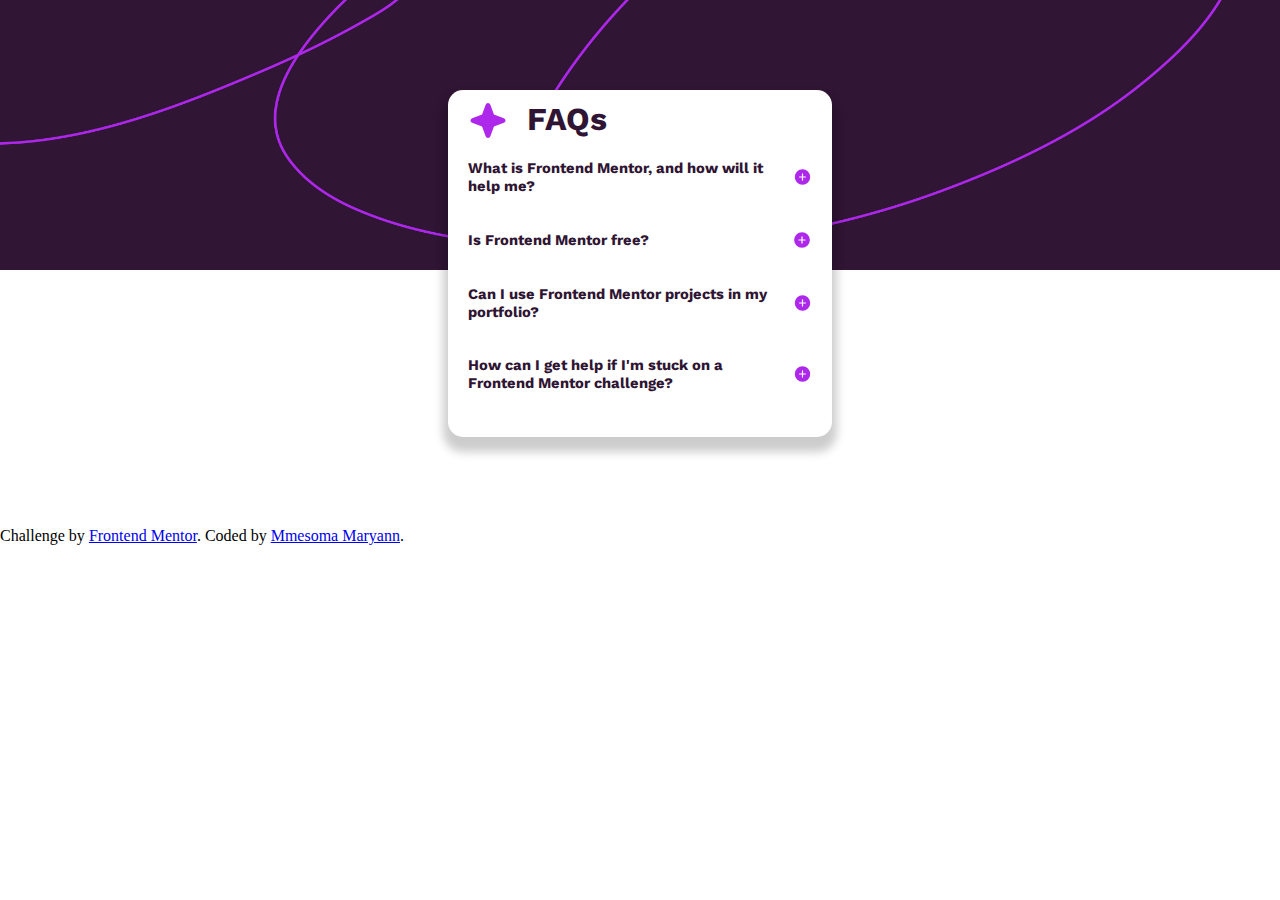
<file: faq-accordion-main/index.html>
<!DOCTYPE html>
<html lang="en">

<head>
  <meta charset="UTF-8">
  <meta name="viewport" content="width=device-width, initial-scale=1.0">
  <link rel="stylesheet" href="styles.css">
  <link href="https://fonts.googleapis.com/css2?family=Work+Sans:ital,wght@0,100..900;1,100..900&display=swap" rel="stylesheet">
  <link rel="icon" type="image/png" sizes="32x32" href="./assets/images/favicon-32x32.png">
  <title>Frontend Mentor | FAQ accordion</title>
</head>

<body>
  <main>
    <section class="one">
      <img src="../faq-accordion-main/assets/images/icon-star.svg" alt="star icon"/>
      <h1>FAQs</h1>
    </section>
    <section class="two">
      <div class="div-one faq">
        <div class="faq-header">
          <h4>What is Frontend Mentor, and how will it help me?</h4>
          <img src="../faq-accordion-main/assets/images/icon-plus.svg" alt="icon" class="icon"/>
          <img src="../faq-accordion-main/assets/images/icon-minus.svg" alt="minus icon" class="icon minus hidden"/>
        </div>
        <p class="ans">Frontend Mentor offers realistic coding challenges to help developers improve their frontend coding skills with projects in HTML, CSS, and JavaScript. It's suitable for all levels and ideal for portfolio building.</p>
      </div>
      <div class="div-two faq">
        <div class="faq-header">
          <h4>Is Frontend Mentor free?</h4>
          <img src="../faq-accordion-main/assets/images/icon-plus.svg" alt="icon" class="icon"/>
          <img src="../faq-accordion-main/assets/images/icon-minus.svg" alt="minus icon" class="icon minus hidden"/>
        </div>
         <p class="ans">Yes, Frontend Mentor offers both free and premium coding challenges, with the free
        option providing access to a range of projects suitable for all skill levels.</p>
      </div>
      <div class="div-three faq">
        <div class="faq-header">
          <h4>Can I use Frontend Mentor projects in my portfolio?</h4>
          <img src="../faq-accordion-main/assets/images/icon-plus.svg" alt="icon" class="icon"/>
          <img src="../faq-accordion-main/assets/images/icon-minus.svg" alt="minus icon" class="icon minus hidden"/>
        </div>
         <p class="ans">Yes, you can use projects completed on Frontend Mentor in your portfolio. It's an excellent
        way to showcase your skills to potential employers!</p>
      </div>
      <div class="div-four faq">
        <div class="faq-header">
          <h4> How can I get help if I'm stuck on a Frontend Mentor challenge?</h4>
          <img src="../faq-accordion-main/assets/images/icon-plus.svg" alt="icon" class="icon"/>
          <img src="../faq-accordion-main/assets/images/icon-minus.svg" alt="minus icon" class="icon minus hidden"/>
        </div> 
        <p class="ans">The best place to get help is inside Frontend Mentor's Discord community. There's a help
        channel where you can ask questions and seek support from other community members.</p>
      </div>
    </section>
  </main>
  <footer class="attribution">
    Challenge by <a href="https://www.frontendmentor.io?ref=challenge" target="_blank">Frontend Mentor</a>.
    Coded by <a href="#">Mmesoma Maryann</a>.
  </footer>
  <script src="index.js" defer></script>
</body>

</html>
</file>
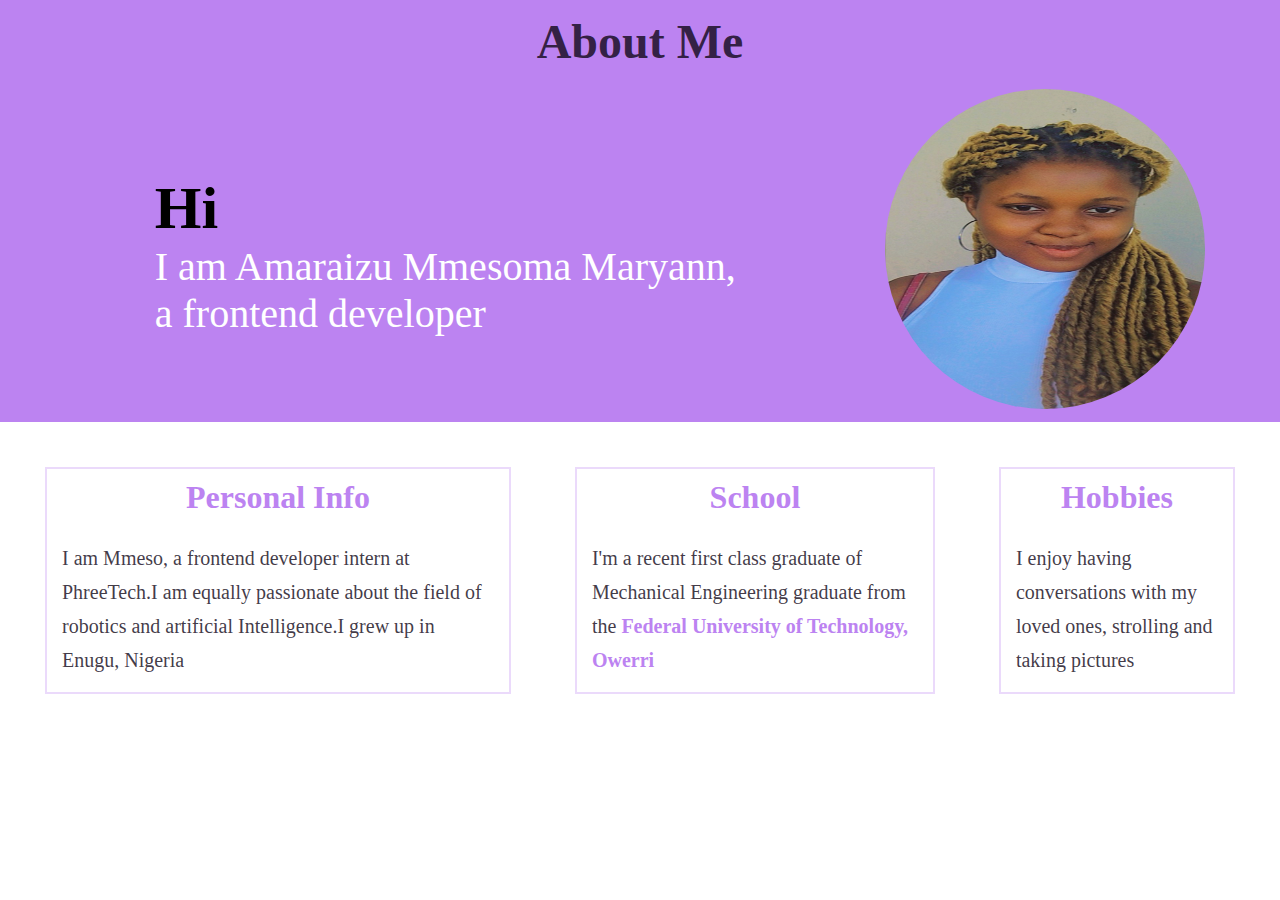
<file: One-page intro website/index.html>
<!DOCTYPE html>
<html lang="en">

<head>
    <meta charset="UTF-8">
    <meta name="viewport" content="width=device-width, initial-scale=1.0">
    <link rel="stylesheet" href="index.css" />
    <title>One Page Intro website</title>
</head>

<body>
    <section class="sect-one">
        <header>About Me</header>
        <div class="intro">
            <div>
                <h2>Hi</h2>
            <p class="name">I am Amaraizu Mmesoma Maryann,<br/> <span>a frontend developer</span> </p>
            </div>
            <div class="profile-img">
                <img src="profile-img.jpg" alt="my picture">
            </div>
          
        </div>
        </main>
    </section>
    <section class="sect-two">
        <div class="p-info ">
            <h1>Personal Info</h1>
            <p>I am Mmeso, a frontend developer intern at PhreeTech.I am equally passionate about the field of robotics
                and artificial Intelligence.I grew up in Enugu, Nigeria
            </p>
        </div>
        <div class="school">
            <h1>School</h1>
            <p>I'm a recent first class graduate of Mechanical Engineering graduate from the <span class="bold">Federal University
                    of Technology, Owerri</span></p>
        </div>
        <div class="hobbies">
            <h1>Hobbies</h1>
            <p>I enjoy having conversations with my loved ones, strolling and taking pictures</p>
        </div>
    </section>
</body>

</html>
</file>
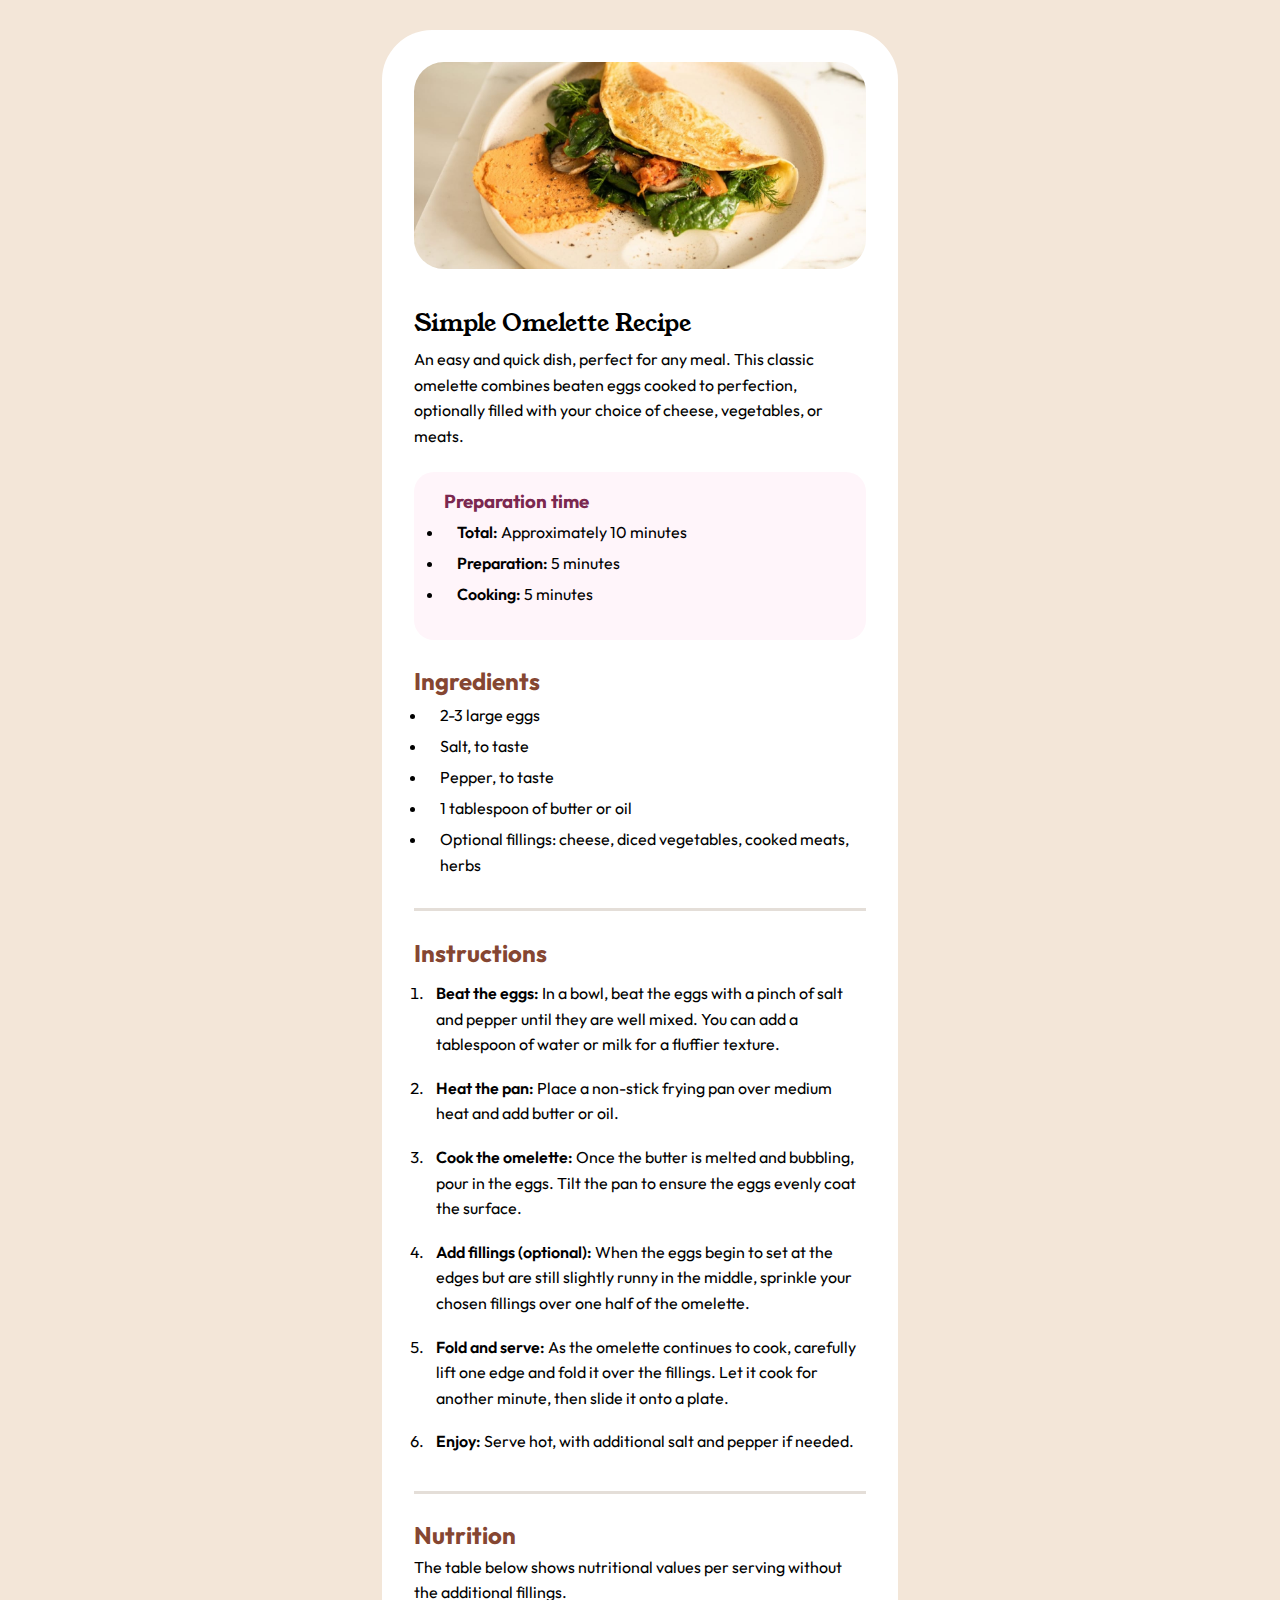
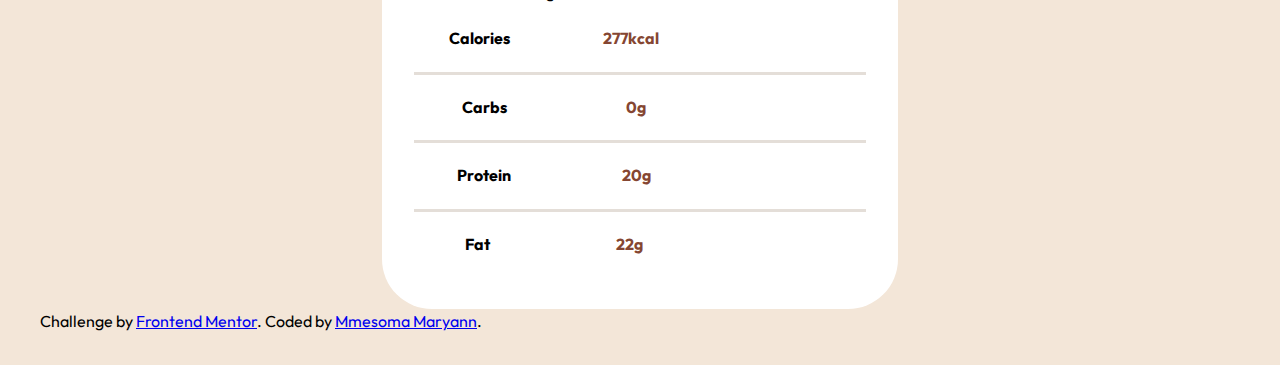
<file: Recipe Page/index.html>
<!DOCTYPE html>
<html lang="en">

<head>
    <meta charset="UTF-8">
    <meta name="viewport" content="width=device-width, initial-scale=1.0">
    <title>Recipe Page</title>
    <link rel="stylesheet" href="styles.css">
</head>

<body>
    <div class="main-div">
        <header>
            <img src="./assets/images/image-omelette.jpeg" alt="omelette image" />
        </header>
        <main>
            <div class="desc">
                <h2>Simple Omelette Recipe</h2>
                <p> An easy and quick dish, perfect for any meal. This classic omelette combines beaten eggs cooked to
                    perfection, optionally filled with your choice of cheese, vegetables, or meats.</p>
            </div>
            <div class="prep-sect">
                <h3>Preparation time</h3>
                <ul>
                    <li><span class="bold">Total:</span> Approximately 10 minutes</li>
                    <li><span class="bold">Preparation:</span> 5 minutes</li>
                    <li><span class="bold">Cooking:</span> 5 minutes</li>
                </ul>
            </div>
            <section class="sect-two">
                <div class="ingredients">
                    <h2>Ingredients</h2>
                    <ul>
                        <li>2-3 large eggs</li>
                        <li>Salt, to taste</li>
                        <li>Pepper, to taste</li>
                        <li>1 tablespoon of butter or oil</li>
                        <li>
                            Optional fillings: cheese, diced vegetables, cooked meats, herbs
                        </li>
                    </ul>
                </div>
                <div class="instructions">
                    <h2>Instructions</h2>
                    <ol>
                        <li>
                            <span span class="bold"> Beat the eggs: </span> In a bowl, beat the eggs with a
                            pinch of salt and pepper until they are well mixed. You can add a
                            tablespoon of water or milk for a fluffier texture.
                        </li>
                        <li>
                            <span span class="bold"> Heat the pan: </span>Place a non-stick frying pan over
                            medium heat and add butter or oil.
                        </li>
                        <li><span class="bold"> Cook the omelette: </span> Once the butter is melted and
                            bubbling, pour in the eggs. Tilt the pan to ensure the eggs evenly
                            coat the surface.
                        </li>
                        <li>
                            <span class="bold"> Add fillings (optional):</span> When the eggs begin to set
                            at the edges but are still slightly runny in the middle, sprinkle
                            your chosen fillings over one half of the omelette.
                        </li>
                        <li>
                            <span class="bold"> Fold and serve:</span> As the omelette continues to cook,
                            carefully lift one edge and fold it over the fillings. Let it cook
                            for another minute, then slide it onto a plate.
                        </li>
                        <li>
                            <span  class="bold">Enjoy:</span> Serve hot, with additional salt and pepper if
                            needed.
                        </li>
                    </ol>
                </div>
                <div class="nutrition-section">
                    <h2>Nutrition</h2>
                    <p>
                        The table below shows nutritional values per serving without the
                        additional fillings.
                    </p>
                    <div class="table">
                        <div class="table-row">
                            <span class="left">Calories</span>
                            <span  class="right">277kcal</span>
                        </div>
                        <div class="table-row">
                            <span class="left">Carbs</span>
                            <span  class="right">0g</span>
                        </div>
                        <div class="table-row">
                            <span class="left">Protein</span>
                            <span  class="right">20g</span>
                        </div>
                        <div class="table-row">
                            <span class="left">Fat</span>
                            <span  class="right">22g</span>
                        </div>
                    </table>
                </div>
            </section>
            

        </main>
        
    </div>
    <footer class="attribution">
        Challenge by
        <a href="https://www.frontendmentor.io?ref=challenge" target="_blank">Frontend Mentor</a>. Coded by <a
            href="#">Mmesoma Maryann</a>.
    </footer>
</body>

</html>
</file>
<file: faq-accordion-main/styles.css>
*{
    margin:0;
    padding:0;
    box-sizing:border-box;
}
body{
    background-image: url("../faq-accordion-main/assets/images/background-pattern-desktop.jpg");
    background-size:100vw 30vh ;
    background-repeat: no-repeat;
}
main{
    width:30%;
    margin:10vh auto 0vh;
    background-color: white;
    border-radius:15px;
    padding:10px 20px;
    font-family: "Work Sans", sans-serif;
    display:flex;
    flex-direction: column;
    gap:2vh;
    box-shadow:0 10px 10px 5px rgba(0,0,0,0.2);
}
.one{
    display:flex;
    gap:1.5vw;
}
.one h1{
    color:hsl(292, 42%, 14%);
    font-size:2em;
}
.faq{
    margin-bottom: 35px;
}
.faq-header{
    display: flex;
    justify-content: space-between;
    align-items: center;
    /* gap:0.5vw; */
}
.faq-header h4{
  font-size:0.92em;
}
.faq p{
  font-size:16px;
}
main p{
    color: hsl(292, 16%, 49%);
}
main h4{
    color:hsl(292, 42%, 14%);
}
.icon {
    width: 20px;
    height: 20px;
    cursor: pointer;
  }
  
  .hidden {
    display: none;
  }
  
  .ans{
    display: none;
    margin-top: 10px;
  }
  
  .faq.active .ans{
    display: block;
  }
  
  .faq.active .plus {
    display: none;
  }
  
.faq.active .minus {
    display: inline;
  }
footer{
    margin:10vh auto;
}

.faq-header h4:hover{
  color:hsl(293, 90%, 27%);
  cursor:pointer;
}
</file>
<file: One-page intro website/index.css>
*{
    padding:0;
    margin:0;
    box-sizing: border-box;
}
.sect-one{
    background-color:rgb(188, 131, 241);

}

header{
     text-align: center;
     font-size:3em;
     color:rgba(15, 6, 22,0.8);
     font-weight: 700;
     padding:0.3em 0em 0.4em;
    }
.sect-one .intro{
    font-size: 2.5em;
    padding-left:2em; 
    display:flex; 
    justify-content: space-around;
    align-items: center;
}
.intro h2{
    text-align: left;
}
.intro .profile-img img{
 width:320px;
 height:320px;
 margin-bottom:3px;
 border-radius: 50%;
}
.name{
    color:white;
}
.sect-two{
    margin:5vh;
    display:flex;
    gap:5vw;
}
.sect-two div{
    border:2px solid rgba(188, 131, 241,0.3);
}
.sect-two h1{
    color:rgb(188, 131, 241);
    text-align: center;
    padding:10px;
}
.sect-two p{
    font-size:20px;
    line-height: 1.7em;
    color:rgba(15, 6, 22,0.8);
    padding:15px;
}

.school .bold{
    font-weight: 800;
    color:rgb(188, 131, 241);
}
</file>
<file: Recipe Page/styles.css>
@import url('https://fonts.googleapis.com/css2?family=Young+Serif&display=swap');
@import url('https://fonts.googleapis.com/css2?family=Outfit:wght@100..900&display=swap');

* {
    margin: 0;
    padding: 0;
    box-sizing: border-box;
}

body {
    font-family: 'Outfit', sans-serif;
    background-color: hsl(30, 54%, 90%);
    padding: 1.9rem 2.5rem;
    min-height: 100vh;
    line-height: 1.6;
    font-size: 1em;
}

.main-div {
    border-radius: 50px;
    padding: 2em;
    background-color: white;
    overflow: hidden;
    width: 43%;
    display: flex;
    flex-direction: column;
    align-items: center;
    gap: 3vh;
    margin: 0 auto;
}

.main-div header>img {
    border-radius: 30px;
    overflow: hidden;
    width: 100%;
}

.desc h2 {
    font-family: "Young Serif", serif;
    font-weight: 400;
    margin-bottom: 5px;
}

.prep-sect {
    margin: 2.5vh 0;
    background-color: hsl(330, 100%, 98%);
    padding: 15px 30px 30px;
    border-radius: 20px;

}

.prep-sect h3 {
    color: hsl(332, 51%, 32%);

}

.prep-sect ul li,
.ingredients ul li {
    padding: 0.3vh 1vw;
    font-family: "Outfit", sans-serif;
}

.bold {
    font-weight: 600;
}

.ingredients {
    padding-bottom: 3vh;
    border-bottom: 3px solid hsl(30, 18%, 87%);
}

.ingredients h2,
.instructions h2, .nutrition-section h2 ,.table-row .right{
    color: hsl(14, 45%, 36%);
}

.ingredients ul,
.instructions ol {
    padding-left: 1vw;
}

.instructions,
.nutrition {
    margin: 2.5vh 0;
    padding-bottom: 3vh;
    border-bottom: 3px solid hsl(30, 18%, 87%);
}

.instructions ol li {
    padding: 1vh;
}

.table-row:not(:last-child)  {
    border-bottom: 3px solid hsl(30, 18%, 87%);
}
.table-row{
    padding:20px;
    display:flex;
    justify-content: space-around;
    padding-right:15vw;
    gap:5vw;
     font-family: "Outfit", sans-serif;
}

.table-row .right,.table-row .left{
font-weight: 700;
}
</file>
